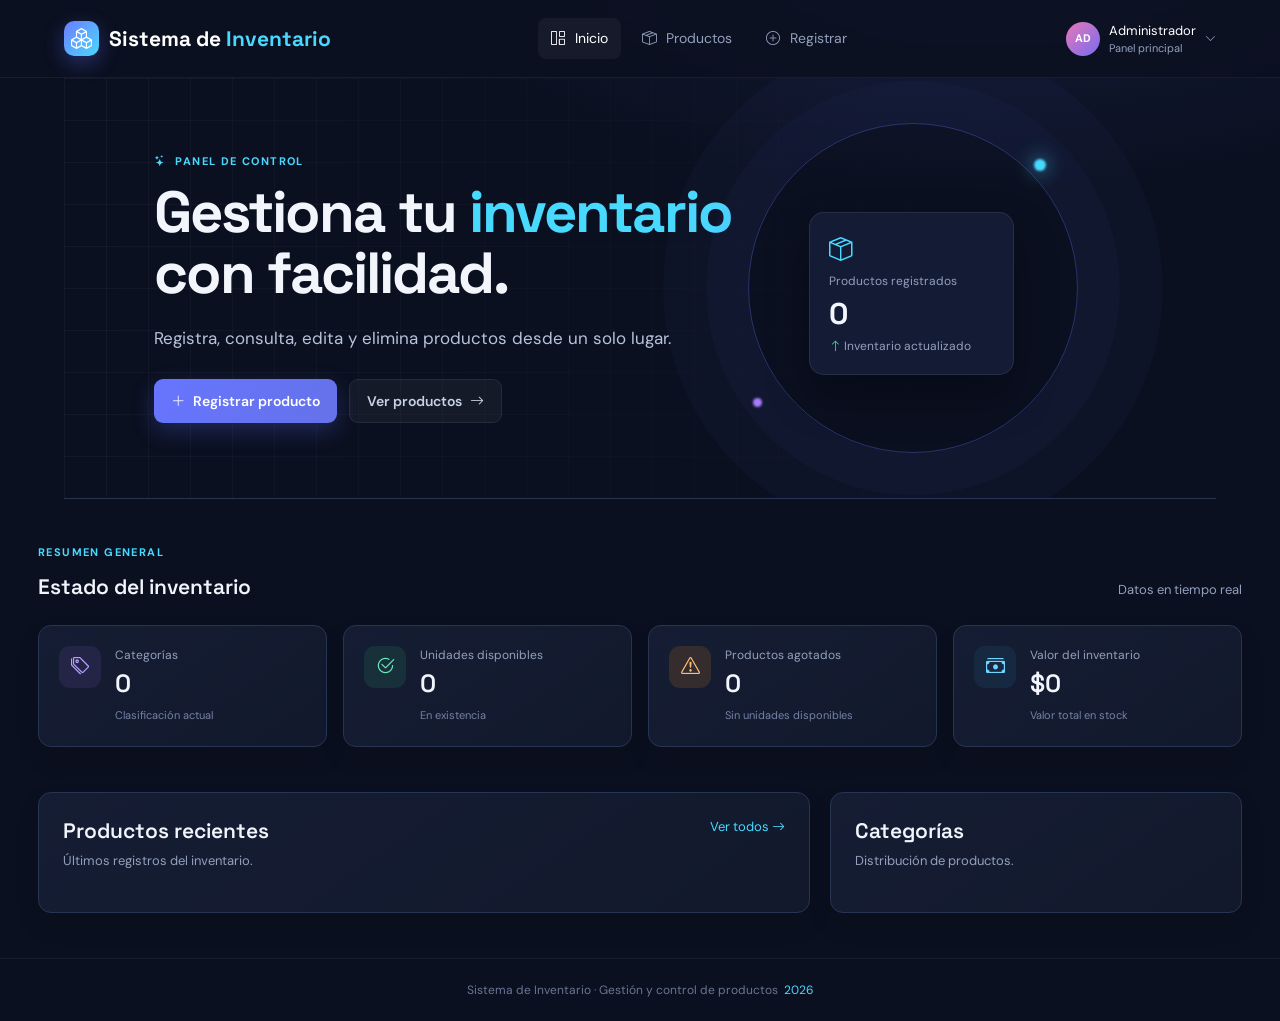
<file: index.html>
<!doctype html>
<html lang="es">
  <head>
    <meta charset="UTF-8" />
    <meta name="viewport" content="width=device-width, initial-scale=1.0" />
    <title>Inicio | Sistema de Inventario</title>
    <link rel="preconnect" href="https://fonts.googleapis.com" />
    <link rel="preconnect" href="https://fonts.gstatic.com" crossorigin />
    <link
      href="https://fonts.googleapis.com/css2?family=DM+Sans:wght@400;500;600;700&family=Space+Grotesk:wght@500;600;700&display=swap"
      rel="stylesheet"
    />
    <link
      href="https://cdn.jsdelivr.net/npm/bootstrap@5.3.3/dist/css/bootstrap.min.css"
      rel="stylesheet"
    />
    <link
      rel="stylesheet"
      href="https://cdn.jsdelivr.net/npm/bootstrap-icons@1.11.3/font/bootstrap-icons.min.css"
    />
    <link rel="stylesheet" href="css/estilos.css" />
  </head>

  <body>
    <div class="app-shell">
      <header class="topbar">
        <a class="brand" href="index.html"
          ><span class="brand-mark"><i class="bi bi-boxes"></i></span
          ><span>Sistema de <span>Inventario</span></span></a
        >
        <nav class="nav-links" aria-label="Navegación principal">
          <a class="active" href="index.html"
            ><i class="bi bi-grid-1x2"></i> Inicio</a
          ><a href="productos.html"><i class="bi bi-box-seam"></i> Productos</a
          ><a href="registrar.html"
            ><i class="bi bi-plus-circle"></i> Registrar</a
          >
        </nav>
        <a class="profile" href="productos.html"
          ><span class="avatar">AD</span
          ><span class="profile-copy"
            >Administrador<small>Panel principal</small></span
          ><i class="bi bi-chevron-down"></i
        ></a>
      </header>
      <main>
        <section class="hero">
          <div class="hero-grid"></div>
          <div class="hero-copy">
            <p class="eyebrow"><i class="bi bi-stars"></i> Panel de control</p>
            <h1>Gestiona tu <span>inventario</span> con facilidad.</h1>
            <p class="hero-text">
              Registra, consulta, edita y elimina productos desde un solo lugar.
            </p>
            <div class="hero-actions">
              <a class="btn btn-primary" href="registrar.html"
                ><i class="bi bi-plus-lg"></i> Registrar producto</a
              ><a class="btn btn-ghost" href="productos.html"
                >Ver productos <i class="bi bi-arrow-right"></i
              ></a>
            </div>
          </div>
          <div class="hero-orbit">
            <span class="orb orb-one"></span><span class="orb orb-two"></span>
            <div class="hero-card">
              <i class="bi bi-box-seam"></i><small>Productos registrados</small
              ><strong id="totalProductos">0</strong
              ><span
                ><i class="bi bi-arrow-up"></i> Inventario actualizado</span
              >
            </div>
          </div>
        </section>
        <section class="dashboard-section">
          <div class="section-heading">
            <div>
              <p class="eyebrow">Resumen general</p>
              <h2>Estado del inventario</h2>
            </div>
            <p class="date">Datos en tiempo real</p>
          </div>
          <div class="metrics">
            <article class="metric-card">
              <span class="metric-icon purple">
                <i class="bi bi-tags"> </i
              ></span>
              <div>
                <small>Categorías</small><strong id="totalCategorias">0</strong
                ><em>Clasificación actual</em>
              </div>
            </article>
            <article class="metric-card">
              <span class="metric-icon green"
                ><i class="bi bi-check2-circle"></i
              ></span>
              <div>
                <small>Unidades disponibles</small
                ><strong id="unidadesDisponibles">0</strong
                ><em>En existencia</em>
              </div>
            </article>
            <article class="metric-card">
              <span class="metric-icon orange">
                <i class="bi bi-exclamation-triangle"></i>
              </span>
              <div>
                <small>Productos agotados</small>
                <strong id="stockBajo">0</strong>
                <em>Sin unidades disponibles</em>
              </div>
            </article>
            <article class="metric-card">
              <span class="metric-icon blue"
                ><i class="bi bi-cash-stack"></i
              ></span>
              <div>
                <small>Valor del inventario</small
                ><strong id="valorInventario">$0</strong
                ><em>Valor total en stock</em>
              </div>
            </article>
          </div>
        </section>
        <section class="content-grid">
          <article class="panel">
            <div class="panel-head">
              <div>
                <h2>Productos recientes</h2>
                <p>Últimos registros del inventario.</p>
              </div>
              <a href="productos.html"
                >Ver todos <i class="bi bi-arrow-right"></i
              ></a>
            </div>
            <div id="recentProducts" class="recent-list"></div>
          </article>
          <article class="panel">
            <div class="panel-head">
              <div>
                <h2>Categorías</h2>
                <p>Distribución de productos.</p>
              </div>
            </div>
            <div id="categoryList" class="category-list"></div>
          </article>
        </section>
      </main>
      <footer>
        Sistema de Inventario · Gestión y control de productos <span>2026</span>
      </footer>
    </div>
    <script src="js/app.js"></script>
  </body>
</html>
</file>
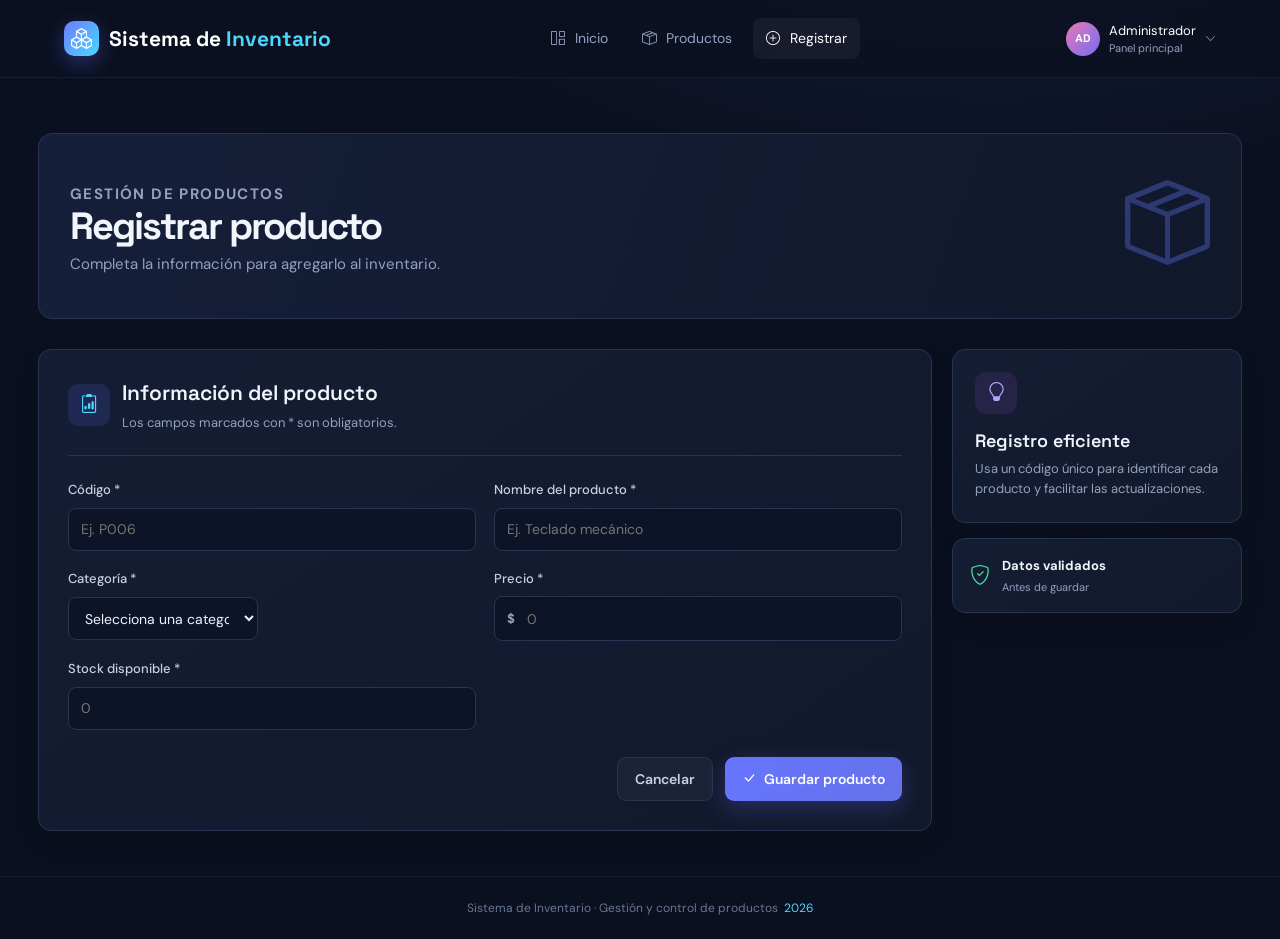
<file: registrar.html>
<!doctype html>
<html lang="es">
  <head>
    <meta charset="UTF-8" />
    <meta name="viewport" content="width=device-width, initial-scale=1.0" />
    <title>Registrar producto | Sistema de Inventario</title>

    <link rel="preconnect" href="https://fonts.googleapis.com" />
    <link rel="preconnect" href="https://fonts.gstatic.com" crossorigin />
    <link
      href="https://fonts.googleapis.com/css2?family=DM+Sans:wght@400;500;600;700&family=Space+Grotesk:wght@500;600;700&display=swap"
      rel="stylesheet"
    />
    <link
      href="https://cdn.jsdelivr.net/npm/bootstrap@5.3.3/dist/css/bootstrap.min.css"
      rel="stylesheet"
    />
    <link
      rel="stylesheet"
      href="https://cdn.jsdelivr.net/npm/bootstrap-icons@1.11.3/font/bootstrap-icons.min.css"
    />
    <link rel="stylesheet" href="css/estilos.css" />
  </head>

  <body>
    <div class="app-shell">
      <header class="topbar">
        <a class="brand" href="index.html"
          ><span class="brand-mark"><i class="bi bi-boxes"></i></span
          ><span>Sistema de <span>Inventario</span></span></a
        >
        <nav class="nav-links" aria-label="Navegación principal">
          <a href="index.html"><i class="bi bi-grid-1x2"></i> Inicio</a
          ><a href="productos.html"><i class="bi bi-box-seam"></i> Productos</a
          ><a class="active" href="registrar.html"
            ><i class="bi bi-plus-circle"></i> Registrar</a
          >
        </nav>
        <a class="profile" href="productos.html"
          ><span class="avatar">AD</span
          ><span class="profile-copy"
            >Administrador<small>Panel principal</small></span
          ><i class="bi bi-chevron-down"></i
        ></a>
      </header>

      <main class="page-main">
        <section class="page-heading form-heading">
          <div>
            <p class="eyebrow">Gestión de productos</p>
            <h1 id="formTitle">Registrar producto</h1>
            <p>Completa la información para agregarlo al inventario.</p>
          </div>
          <div class="form-illustration"><i class="bi bi-box-seam"></i></div>
        </section>
        <section class="form-layout">
          <form id="formProducto" class="panel product-form" novalidate>
            <div id="formAlert" class="form-alert" role="alert"></div>
            <div class="form-section-title">
              <span><i class="bi bi-clipboard2-data"></i></span>
              <div>
                <h2>Información del producto</h2>
                <p>Los campos marcados con * son obligatorios.</p>
              </div>
            </div>
            <div class="form-grid">
              <label
                >Código *<input
                  id="codigo"
                  name="codigo"
                  type="text"
                  placeholder="Ej. P006"
                  required /></label
              ><label
                >Nombre del producto *<input
                  id="nombre"
                  name="nombre"
                  type="text"
                  placeholder="Ej. Teclado mecánico"
                  required /></label
              ><label
                >Categoría *<select id="categoria" name="categoria" required>
                  <option value="">Selecciona una categoría</option>
                  <option>Tecnología</option>
                  <option>Oficina</option>
                  <option>Accesorios</option>
                  <option>Muebles</option>
                  <option>Otros</option>
                </select></label
              ><label
                >Precio *<span class="input-prefix"
                  ><b>$</b
                  ><input
                    id="precio"
                    name="precio"
                    type="number"
                    min="1"
                    step="0.01"
                    placeholder="0"
                    required /></span></label
              ><label
                >Stock disponible *<input
                  id="cantidad"
                  name="cantidad"
                  type="number"
                  min="0"
                  step="1"
                  placeholder="0"
                  required
              /></label>
            </div>
            <div class="form-actions">
              <a class="btn btn-ghost" href="productos.html">Cancelar</a
              ><button id="saveButton" class="btn btn-primary" type="submit">
                <i class="bi bi-check-lg"></i> Guardar producto
              </button>
            </div>
          </form>
          <aside class="form-aside">
            <article class="tip-card">
              <span class="metric-icon purple"
                ><i class="bi bi-lightbulb"></i
              ></span>
              <h2>Registro eficiente</h2>
              <p>
                Usa un código único para identificar cada producto y facilitar
                las actualizaciones.
              </p>
            </article>
            <article class="mini-stat">
              <i class="bi bi-shield-check"></i>
              <div>
                <strong>Datos validados</strong><span>Antes de guardar</span>
              </div>
            </article>
          </aside>
        </section>
      </main>
      <footer>
        Sistema de Inventario · Gestión y control de productos <span>2026</span>
      </footer>
    </div>
    <script src="js/app.js"></script>
  </body>
</html>
</file>
<file: css/estilos.css>
/* Se establecen las varibles  de los colores  */
:root {
    --bg: #0b1020; 
    --surface: #131a2e; 
    --surface-2: #1a233d;
    --line: #283552; 
    --text: #f2f5fb;
    --muted: #93a0bd;
    --primary: #6d7cff;
    --cyan: #48d9ff;
    --green: #47d7a1;
    --orange: #ffae5d;
    --danger: #ff6d85
}

* { 
    box-sizing: border-box
}


body {
    margin: 0;
    background: var(--bg);
    color: var(--text);
    font-family: "DM Sans", Arial, sans-serif
}

.app-shell {
    min-height: 100vh;
    background: radial-gradient(900px 420px at 77% -100px, #28377155, transparent 70%)
}

.topbar {
    height: 78px;
    padding: 0 clamp(22px, 5vw, 78px);
    display: flex;
    align-items: center;
    justify-content: space-between;
    border-bottom: 1px solid #ffffff0e;
    background: #0c1121d9;
    backdrop-filter: blur(14px);
    position: sticky;
    top: 0;
    z-index: 5
}

.brand {
    color: #fff;
    text-decoration: none;
    font: 700 21px "Space Grotesk";
    display: flex;
    align-items: center;
    gap: 10px
}

.brand>span:last-child span {
    color: var(--cyan)
}

.brand-mark {
    height: 35px;
    width: 35px;
    display: grid;
    place-items: center;
    border-radius: 10px;
    background: linear-gradient(135deg, var(--primary), var(--cyan));
    box-shadow: 0 7px 20px #5d70ff55
}

.nav-links {
    display: flex;
    gap: 8px
}

.nav-links a {
    color: var(--muted);
    text-decoration: none;
    padding: 10px 13px;
    border-radius: 8px;
    font-size: 14px
}

.nav-links a:hover,
.nav-links a.active {
    color: #fff;
    background: #ffffff0b
}

.nav-links i {
    margin-right: 6px
}

.profile {
    display: flex;
    align-items: center;
    gap: 9px;
    text-decoration: none;
    color: #fff;
    font-size: 13px
}

.avatar {
    display: grid;
    place-items: center;
    width: 34px;
    height: 34px;
    border-radius: 50%;
    font-size: 11px;
    font-weight: 700;
    background: linear-gradient(135deg, #e778b7, #766cf1)
}

.profile-copy {
    display: grid
}

.profile-copy small {
    color: var(--muted); 
    font-size: 11px
}

.profile>i {
    color: var(--muted);
    font-size: 11px
}

.hero {
    min-height: 402px;
    margin: 0 clamp(22px, 5vw, 78px);
    padding: 75px 7%;
    display: flex;
    align-items: center;
    position: relative;
    overflow: hidden;
    border-bottom: 1px solid var(--line)
}

.hero-grid {
    position: absolute;
    inset: 0;
    background-image: linear-gradient(#ffffff09 1px, transparent 1px), linear-gradient(90deg, #ffffff09 1px, transparent 1px);
    background-size: 42px 42px;
    mask-image: linear-gradient(90deg, #000 0%, transparent 88%)
}

.hero-copy {
    position: relative;
    max-width: 620px
}

.eyebrow {
    color: var(--cyan);
    text-transform: uppercase;
    letter-spacing: 1.4px;
    font-weight: 700;
    font-size: 11px;
    margin: 0 0 12px
}

.eyebrow i {
    margin-right: 5px
}

.hero h1,
.page-heading h1 {
    font: 700 clamp(36px, 5vw, 58px)/1.06 "Space Grotesk";
    letter-spacing: -2px;
    margin: 0
}

.hero h1 span {
    color: var(--cyan)
}

.hero-text {
    color: #b7c2db;
    font-size: 17px;
    line-height: 1.65;
    max-width: 550px;
    margin: 20px 0 27px
}

.hero-actions,
.form-actions {
    display: flex;
    gap: 12px
}

.btn {
    border: 0;
    border-radius: 9px;
    display: inline-flex;
    align-items: center;
    justify-content: center;
    gap: 8px;
    padding: 12px 17px;
    text-decoration: none;
    font: 600 14px "DM Sans";
    cursor: pointer;
    transition: .2s
}

.btn-primary {
    background: linear-gradient(120deg, #6775ff, #6572e9);
    color: #fff;
    box-shadow: 0 8px 22px #5f70fc40
}

.btn-primary:hover {
    transform: translateY(-2px);
    box-shadow: 0 12px 26px #5f70fc55
}

.btn-ghost {
    color: #c8d1e7;
    background: #ffffff0b;
    border: 1px solid #ffffff13
}

.btn-ghost:hover {
    border-color: #7c8bff;
    color: #fff
}

.hero-orbit {
    position: absolute;
    right: 12%;
    width: 330px;
    height: 330px;
    border: 1px solid #6478ff55;
    border-radius: 50%;
    box-shadow: 0 0 0 42px #6478ff09, 0 0 0 85px #6478ff08
}

.orb {
    position: absolute;
    border-radius: 50%;
    filter: blur(1px)
}

.orb-one {
    width: 12px;
    height: 12px;
    background: var(--cyan);
    top: 35px;
    right: 31px;
    box-shadow: 0 0 20px var(--cyan)
}

.orb-two {
    width: 9px;
    height: 9px;
    background: #a77cff;
    bottom: 45px;
    left: 4px
}

.hero-card {
    position: absolute;
    top: 88px;
    left: 60px;
    width: 205px;
    padding: 19px;
    border: 1px solid #ffffff17;
    border-radius: 15px;
    background: #141d37e8;
    box-shadow: 0 22px 40px #03061075;
    display: grid;
    gap: 4px
}

.hero-card>i {
    color: var(--cyan);
    font-size: 24px
}

.hero-card small,
.hero-card span {
    color: var(--muted);
    font-size: 12px
}

.hero-card strong {
    font: 700 30px "Space Grotesk"
}

.hero-card span i {
    color: var(--green)
}

.dashboard-section,
.content-grid,
.page-main {
    max-width: 1320px;
    margin: 0 auto;
    padding: 45px clamp(22px, 5vw, 38px)
}

.section-heading,
.panel-head,
.page-heading {
    display: flex;
    justify-content: space-between;
    align-items: end
}

.section-heading h2,
.panel-head h2,
.form-section-title h2,
.tip-card h2 {
    font: 600 21px "Space Grotesk";
    margin: 0
}

.date,
.panel-head p,
.page-heading>div>p,
.form-section-title p,
.tip-card p {
    color: var(--muted);
    font-size: 13px;
    margin: 7px 0 0
}

.date {
    margin: 0
}

.metrics {
    display: grid;
    grid-template-columns: repeat(4, 1fr);
    gap: 16px;
    margin-top: 25px
}

.metric-card,
.panel,
.tip-card,
.mini-stat {
    border: 1px solid var(--line);
    border-radius: 13px;
    background: linear-gradient(145deg, #151d34, #12192c);
    box-shadow: 0 12px 25px #02040d1c
}

.metric-card {
    padding: 20px;
    display: flex;
    gap: 14px
}

.metric-icon {
    width: 42px;
    height: 42px;
    display: grid;
    place-items: center;
    flex: none;
    border-radius: 11px;
    font-size: 19px
}

.blue {
    color: #72d5ff;
    background: #1c436055
}

.purple {
    color: #b7a3ff;
    background: #47357055
}

.green {
    color: #6ce7ba;
    background: #1e594955
}

.orange {
    color: #ffbd76;
    background: #754b2455
}

.metric-card small {
    display: block;
    color: var(--muted);
    font-size: 12px
}

.metric-card strong {
    display: block;
    font: 600 25px "Space Grotesk";
    margin: 3px 0
}

.metric-card em {
    font-style: normal;
    color: #7583a3;
    font-size: 11px
}

.content-grid {
    padding-top: 0;
    display: grid;
    grid-template-columns: 1.5fr .8fr;
    gap: 20px
}

.panel {
    padding: 24px
}

.panel-head {
    align-items: start
}

.panel-head a {
    color: var(--cyan);
    font-size: 13px;
    text-decoration: none
}

.recent-list {
    margin-top: 16px
}

.recent-item {
    display: flex;
    align-items: center;
    padding: 12px 0;
    border-bottom: 1px solid var(--line);
    gap: 12px
}

.recent-item:last-child {
    border-bottom: 0
}

.product-icon {
    width: 35px;
    height: 35px;
    display: grid;
    place-items: center;
    border-radius: 9px;
    background: #29345a;
    color: #9eaeff
}

.recent-item>div:nth-child(2) {
    display: grid;
    gap: 3px
}

.recent-item strong {
    font-size: 13px
}

.recent-item small,
.recent-stock small {
    color: var(--muted);
    font-size: 11px
}

.recent-stock {
    margin-left: auto;
    display: grid;
    text-align: right
}

.recent-stock strong {
    font-size: 14px;
    color: #75e7be
}

.category-list {
    margin-top: 18px;
    display: grid;
    gap: 17px
}

.category-row {
    display: flex;
    align-items: center;
    gap: 8px
}

.category-dot {
    height: 8px;
    width: 8px;
    border-radius: 50%
}

.dot-0 {
    background: #6d7cff
}

.dot-1 {
    background: #51dcbe
}

.dot-2 {
    background: #ffba70
}

.dot-3 {
    background: #b18bff
}

.category-row>div {
    flex: 1;
    display: grid;
    gap: 5px
}

.category-row strong {
    font-size: 12px
}

.category-row span {
    height: 4px;
    border-radius: 4px;
    background: #2a3550;
    display: block
}

.category-row span i {
    background: var(--primary);
    height: 100%;
    display: block;
    border-radius: 4px
}

.category-row b {
    font-size: 12px;
    color: var(--muted)
}

footer {
    border-top: 1px solid #ffffff0e;
    padding: 22px;
    text-align: center;
    color: #697693;
    font-size: 12px
}

footer span {
    color: var(--cyan);
    margin-left: 3px
}

.page-main {
    min-height: calc(100vh - 132px);
    padding-top: 55px
}

.page-heading {
    align-items: center;
    margin-bottom: 30px
}

.page-heading h1 {
    font-size: 38px
}

.page-heading>div>p {
    font-size: 15px
}

.inventory-panel {
    padding: 0
}

.toolbar {
    padding: 19px;
    display: flex;
    gap: 12px;
    border-bottom: 1px solid var(--line)
}

.search-box {
    display: flex;
    align-items: center;
    gap: 9px;
    flex: 1;
    border: 1px solid var(--line);
    background: #0e1528;
    border-radius: 8px;
    padding: 0 12px;
    color: #7180a2
}

.search-box input,
select,
input {
    width: 100%;
    border: 0;
    outline: 0;
    background: transparent;
    color: #eff3ff;
    font: 14px "DM Sans"
}

.search-box input {
    height: 39px
}

select {
    width: 190px;
    padding: 0 10px;
    border-radius: 8px;
    border: 1px solid var(--line);
    background: #0e1528
}

.result-count {
    align-self: center;
    color: var(--muted);
    font-size: 12px;
    white-space: nowrap
}

.table-wrap {
    overflow: auto
}

table {
    width: 100%;
    border-collapse: collapse;
    min-width: 820px
}

th {
    color: #8e9ab8;
    text-align: left;
    text-transform: uppercase;
    letter-spacing: .8px;
    font-size: 10px;
    padding: 16px 20px;
    background: #121a30
}

td {
    padding: 15px 20px;
    border-top: 1px solid var(--line);
    font-size: 13px;
    color: #dce4f6
}

.product-name {
    display: flex;
    align-items: center;
    gap: 10px;
    font-weight: 600
}

.code {
    font-family: monospace;
    color: #9faccc
}

.category-tag {
    padding: 5px 9px;
    border-radius: 6px;
    background: #4c407329;
    color: #b7adff;
    font-size: 11px
}

.stock-badge {
    display: block;
    width: max-content;
    margin-top: 4px;
    color: #70dbb3;
    font-size: 10px
}

.stock-badge.low {
    color: #ffae76
}

.actions-cell {
    text-align: right
}

.icon-button {
    height: 32px;
    width: 32px;
    border: 1px solid var(--line);
    background: #ffffff08;
    border-radius: 7px;
    color: #b9c5df;
    margin-left: 5px;
    cursor: pointer
}

.icon-button.edit:hover {
    color: var(--cyan);
    border-color: var(--cyan)
}

.icon-button.delete:hover {
    color: var(--danger);
    border-color: var(--danger)
}

.empty-state {
    text-align: center;
    padding: 46px
}

.empty-state>* {
    display: block;
    margin: 6px auto
}

.empty-state>i {
    font-size: 25px;
    color: var(--cyan)
}

.empty-state span {
    color: var(--muted);
    font-size: 12px
}

.form-heading {
    border: 1px solid var(--line);
    padding: 28px 31px;
    border-radius: 14px;
    background: linear-gradient(110deg, #161f3a, #11182b);
    overflow: hidden
}

.form-illustration {
    font-size: 85px;
    color: #657bff55
}

.form-layout {
    display: grid;
    grid-template-columns: 1fr 290px;
    gap: 20px
}

.product-form {
    padding: 29px
}

.form-section-title {
    display: flex;
    align-items: center;
    gap: 12px;
    padding-bottom: 23px;
    border-bottom: 1px solid var(--line)
}

.form-section-title>span {
    height: 42px;
    width: 42px;
    display: grid;
    place-items: center;
    border-radius: 10px;
    background: #5f6fff25;
    color: var(--cyan);
    font-size: 19px
}

.form-grid {
    display: grid;
    grid-template-columns: repeat(2, 1fr);
    gap: 18px;
    margin-top: 24px
}

.form-grid label {
    display: grid;
    gap: 8px;
    font-size: 13px;
    color: #c7d0e4;
    font-weight: 500
}

.form-grid input,
.form-grid select {
    height: 43px;
    border: 1px solid var(--line);
    border-radius: 8px;
    padding: 0 12px;
    background: #0d1427
}

.form-grid input:focus,
.form-grid select:focus {
    border-color: var(--primary);
    box-shadow: 0 0 0 3px #6d7cff20
}

.input-prefix {
    display: flex;
    border: 1px solid var(--line);
    border-radius: 8px;
    background: #0d1427;
    align-items: center;
    padding-left: 12px
}

.input-prefix b {
    color: var(--muted)
}

.input-prefix input {
    border: 0;
    box-shadow: none !important
}

.form-actions {
    justify-content: flex-end;
    margin-top: 27px
}

.form-aside {
    display: grid;
    align-content: start;
    gap: 15px
}

.tip-card {
    padding: 22px
}

.tip-card h2 {
    margin-top: 15px;
    font-size: 18px
}

.tip-card p {
    line-height: 1.6;
    font-size: 13px
}

.mini-stat {
    padding: 17px;
    display: flex;
    gap: 12px;
    align-items: center
}

.mini-stat>i {
    font-size: 20px;
    color: var(--green)
}

.mini-stat div {
    display: grid;
    gap: 3px
}

.mini-stat strong {
    font-size: 13px
}

.mini-stat span {
    color: var(--muted);
    font-size: 11px
}

.form-alert {
    display: none;
    margin-bottom: 20px;
    padding: 12px;
    border-radius: 8px;
    font-size: 13px
}

.form-alert.show {
    display: block
}

.form-alert.error {
    background: #762c4329;
    color: #ff9cad;
    border: 1px solid #c5506844
}

.form-alert.success {
    background: #27624d33;
    color: #77e5bb;
    border: 1px solid #439e7a55
}

@media(max-width:900px) {
    .hero-orbit {
        opacity: .45;
        right: -80px
    }

    .metrics {
        grid-template-columns: repeat(2, 1fr)
    }

    .content-grid,
    .form-layout {
        grid-template-columns: 1fr
    }

    .form-aside {
        grid-template-columns: 1fr 1fr
    }

    .nav-links {
        display: none
    }

    .profile-copy,
    .profile>i {
        display: none
    }
}

@media(max-width:560px) {
    .topbar {
        padding: 0 18px
    }

    .hero {
        margin: 0;
        padding: 57px 22px;
        min-height: 400px
    }

    .hero h1 {
        font-size: 38px
    }

    .dashboard-section,
    .content-grid,
    .page-main {
        padding-left: 18px;
        padding-right: 18px
    }

    .metrics {
        grid-template-columns: 1fr
    }

    .section-heading {
        align-items: start;
        gap: 10px;
        flex-direction: column
    }

    .page-heading {
        align-items: start;
        gap: 20px;
        flex-direction: column
    }

    .toolbar {
        flex-wrap: wrap
    }

    .search-box {
        flex-basis: 100%
    }

    .toolbar select {
        flex: 1
    }

    .form-grid,
    .form-aside {
        grid-template-columns: 1fr
    }

    .form-heading {
        padding: 24px
    }

    .form-illustration {
        display: none
    }

    .form-actions {
        justify-content: stretch
    }

    .form-actions>* {
        flex: 1
    }
}
</file>
